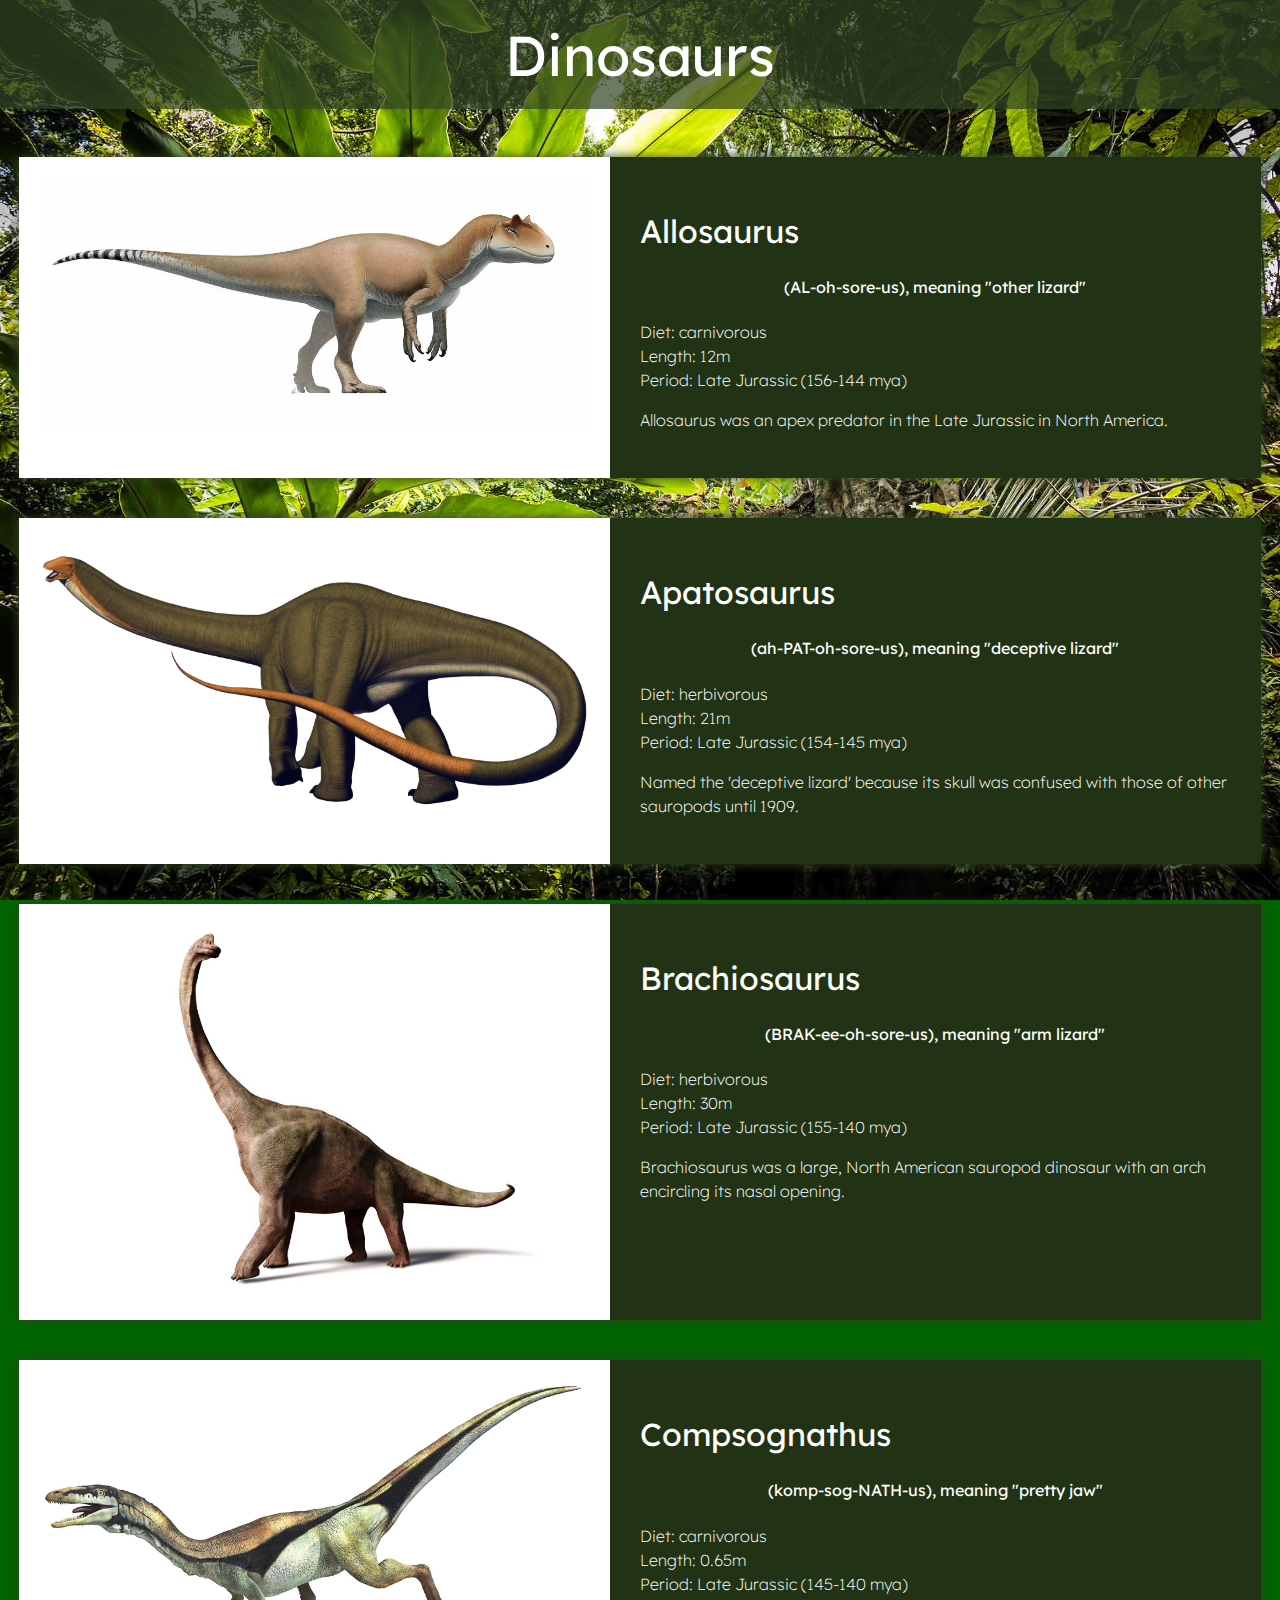
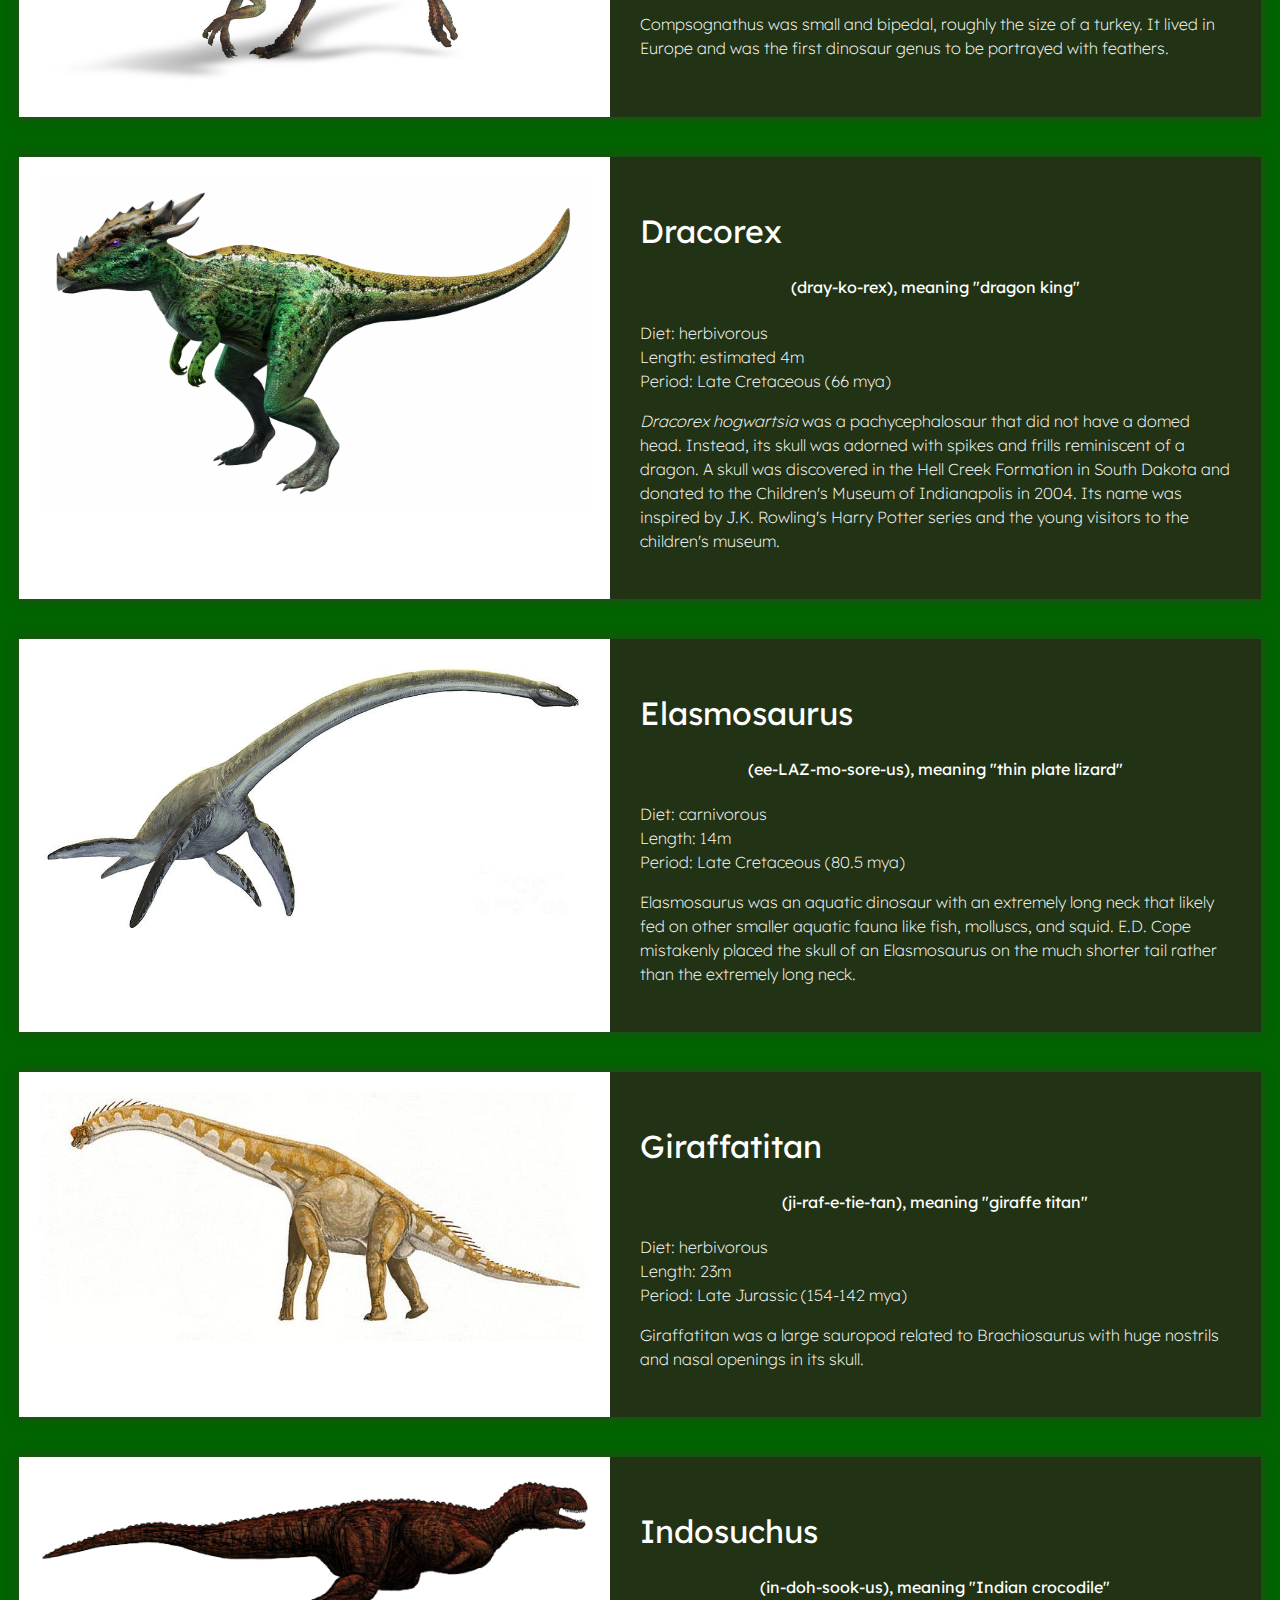
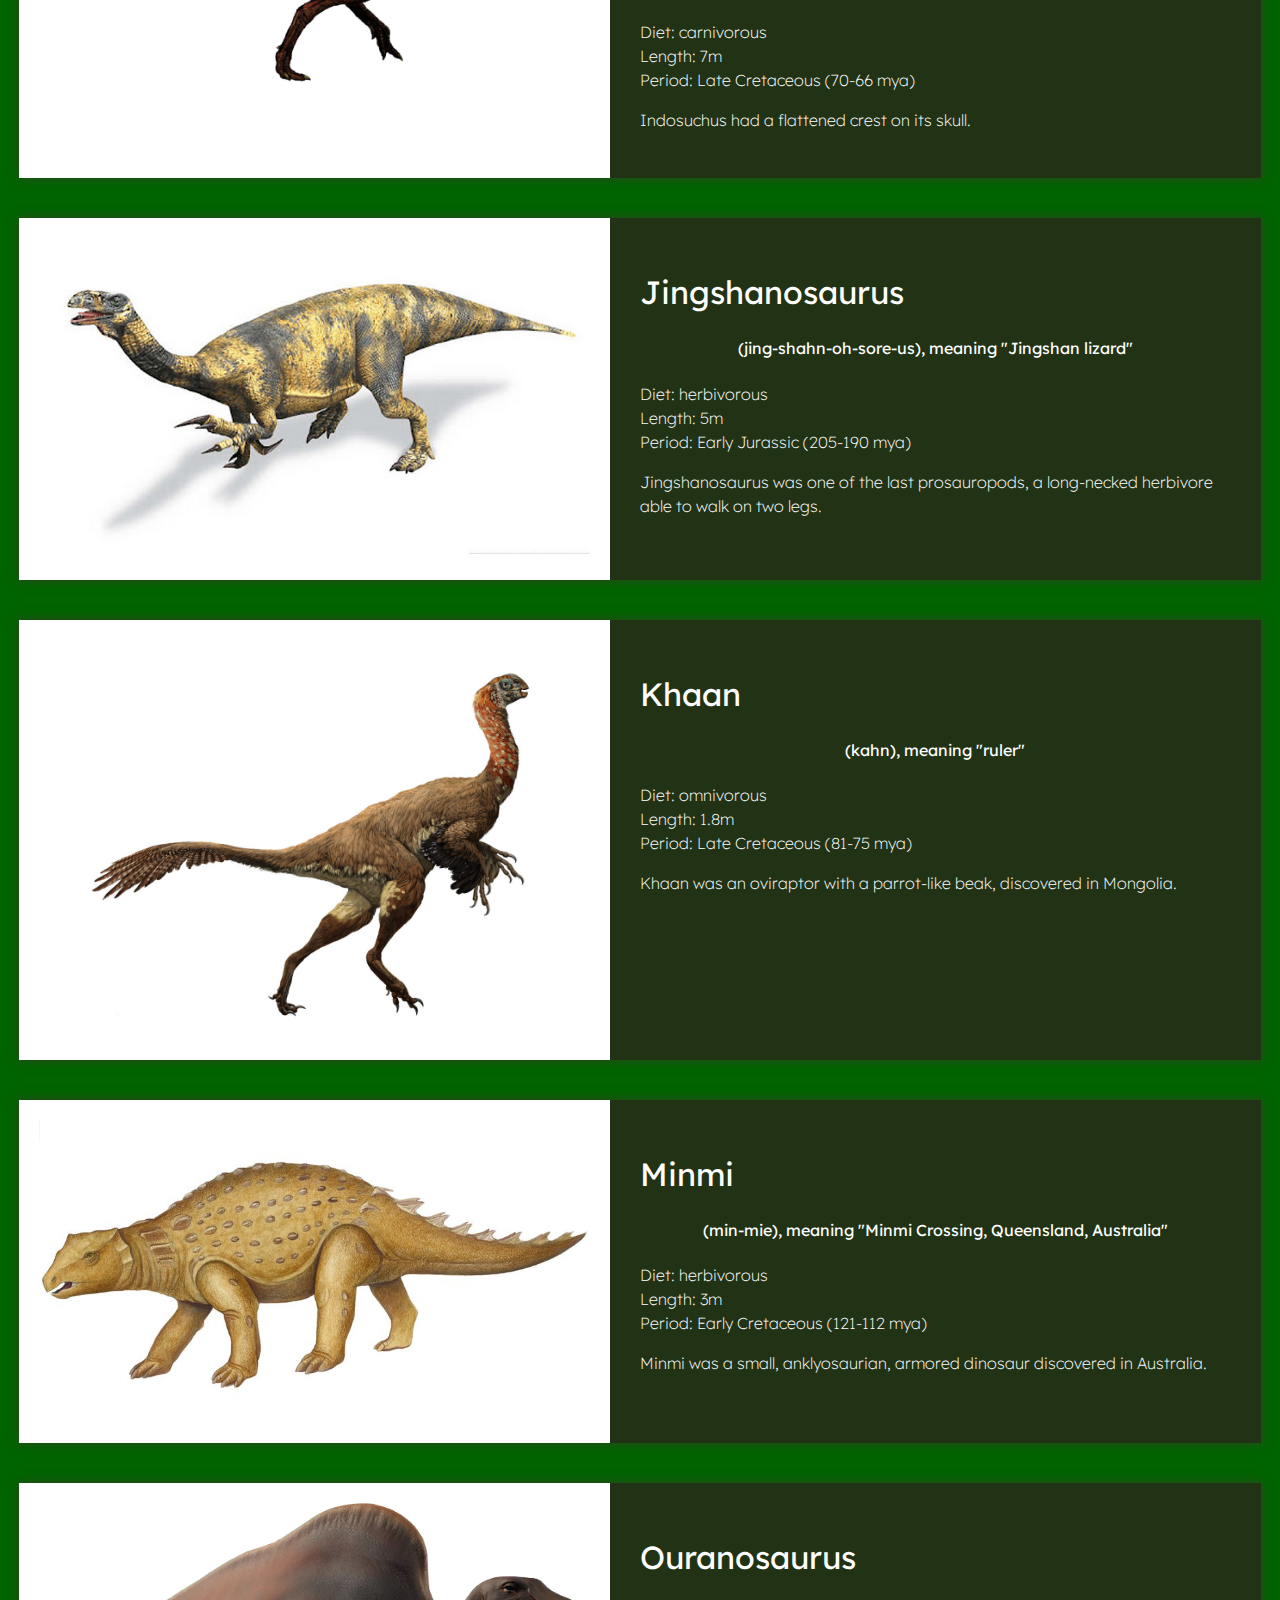
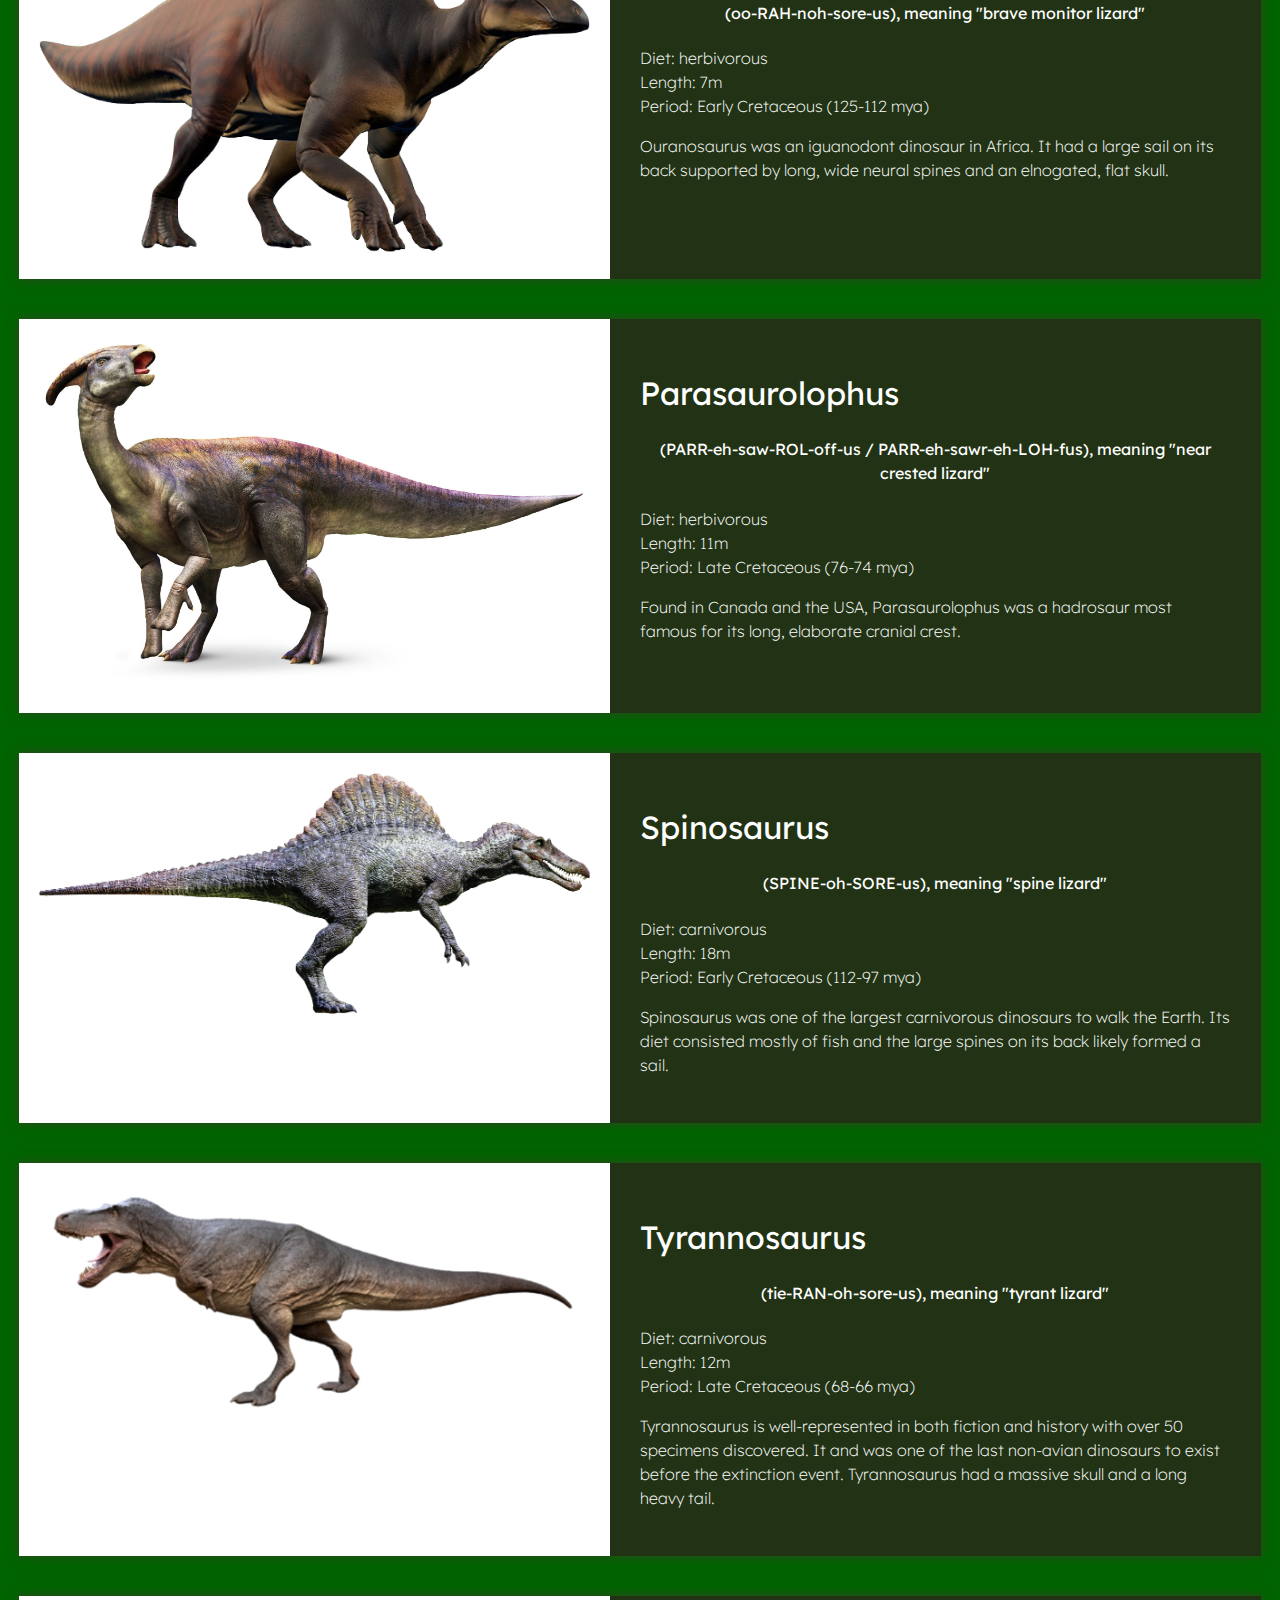
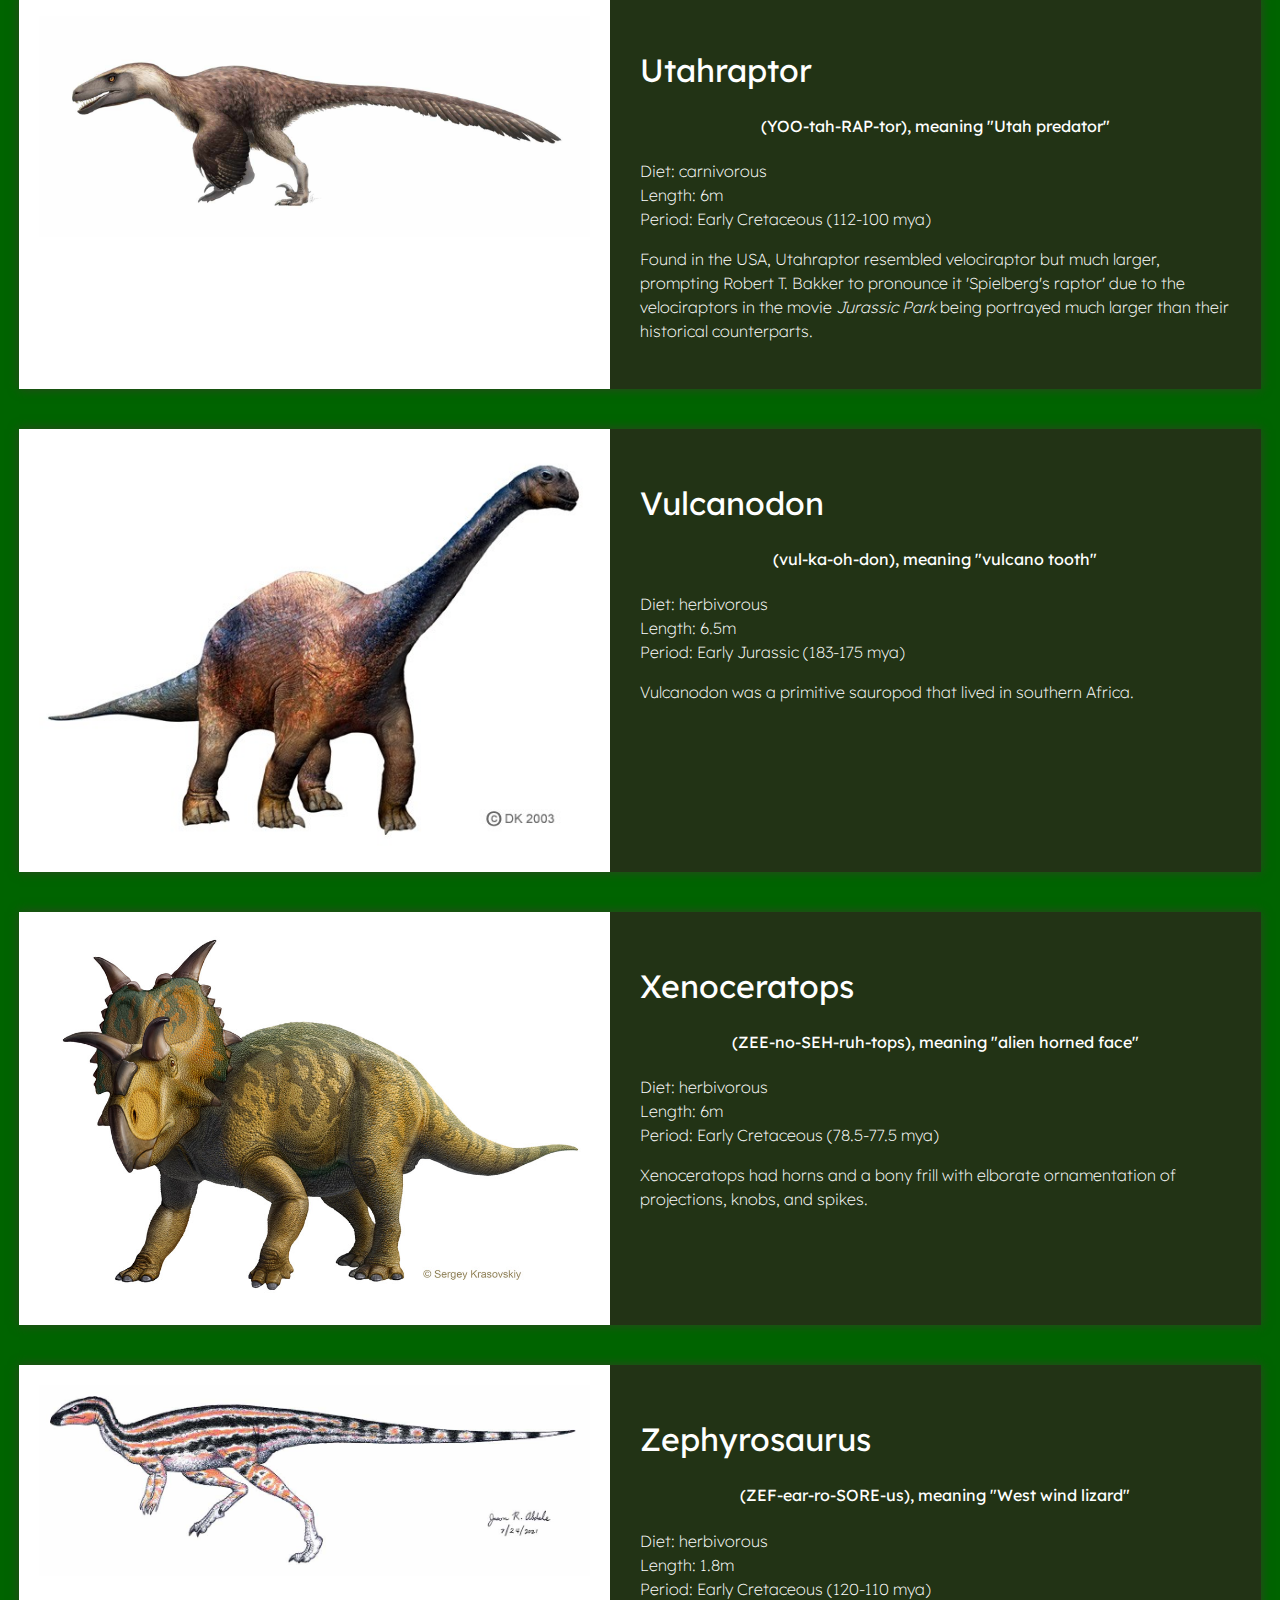
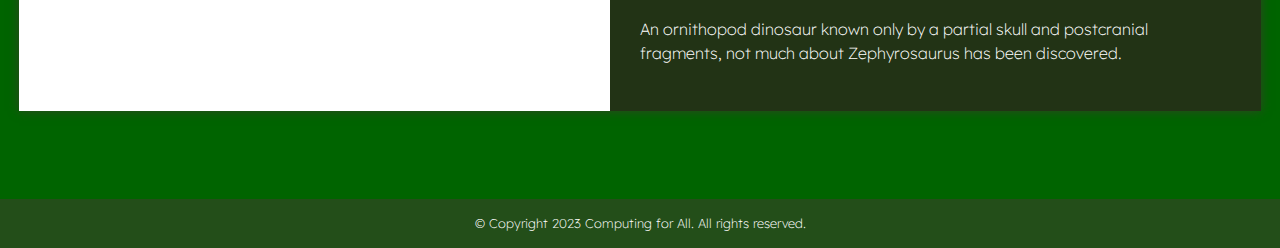
<file: index.html>
<!DOCTYPE html>
<html lang="en">

<head>
    <meta charset="UTF-8">
    <meta http-equiv="X-UA-Compatible" content="IE=edge">
    <meta name="viewport" content="width=device-width, initial-scale=1.0">
    <meta name="author" content="Lynn Schirmer for CFA 2023">
    <title>Dinosaurs</title>
    <link rel="preconnect" href="https://fonts.googleapis.com">
    <link rel="preconnect" href="https://fonts.gstatic.com" crossorigin>
    <link href="https://fonts.googleapis.com/css2?family=Lexend:wght@200;300;400;700&display=swap" rel="stylesheet">
    <link rel="stylesheet" href="style.css" />
    <script src="dinosaurs.js"></script>
</head>

<body>
    <header>
        <h1>Dinosaurs</h1>
        <!--<nav><a id="">All</a></nav>-->
    </header>
    <main>


    </main>
    <footer>
        <p>&copy; Copyright 2023 Computing for All. All rights reserved.</p>
    </footer>

    <script>
        /* Exercise 8
        Examine dinosaurs.js
        It contains an array [] of objects {}. Notice how each object contains hte same keys.
        We are going to show all of the dinosaurs on the web page without having to write HTML for each one.
        
        Assign a variable to the dinosaurs array.
        Select and assign a varible to <main>
        */
        const dinosAll = dinosaurs;
        const container = document.querySelector('main');



        /* Exercise 9
        Use the .forEach() method to loop through each dinosaur object and show it on the page.
        Inside .forEach() create a variable to hold a template literal containing all the HTML necessary to make a div for the dinosaur information and picture. Use the same basic mark-up as you see in my-dinos.html
        Show the image, name, diet, length, period, and info for each dinosaur.
        Remember to use the += operator so the additions are cumulative.
        */

        dinosAll.forEach(function (dinoObjects){
            let dinoHTML = `<div class="dinosaur">
                <div class="dino-image">
                    <img src="images/${dinoObjects.img}">
                    </div>
                <div class="dino-info">
                    <h3>${dinoObjects.name}</h3>
                    <h4>(${dinoObjects.pronunciation}), meaning "${dinoObjects.meaningOfName}"</h4>
                    <p>Diet: ${dinoObjects.diet} <br />
                        Length: ${dinoObjects.length} <br />
                        Period: ${dinoObjects.period} (${dinoObjects.mya} mya)</p>
                        <p>${dinoObjects.info}</p>
                </div>
            </div>`
            container.innerHTML += dinoHTML;
        });








        /*Extra credit
        Create a menu for users to sort the dinosaurs by diet: all, carnivore, herbivore. Use code similar to that which we completed for the Flying Machines, but use the diet key from the dinosaur objects to make the sorting work. */

    </script>
</body>

</html>
</file>
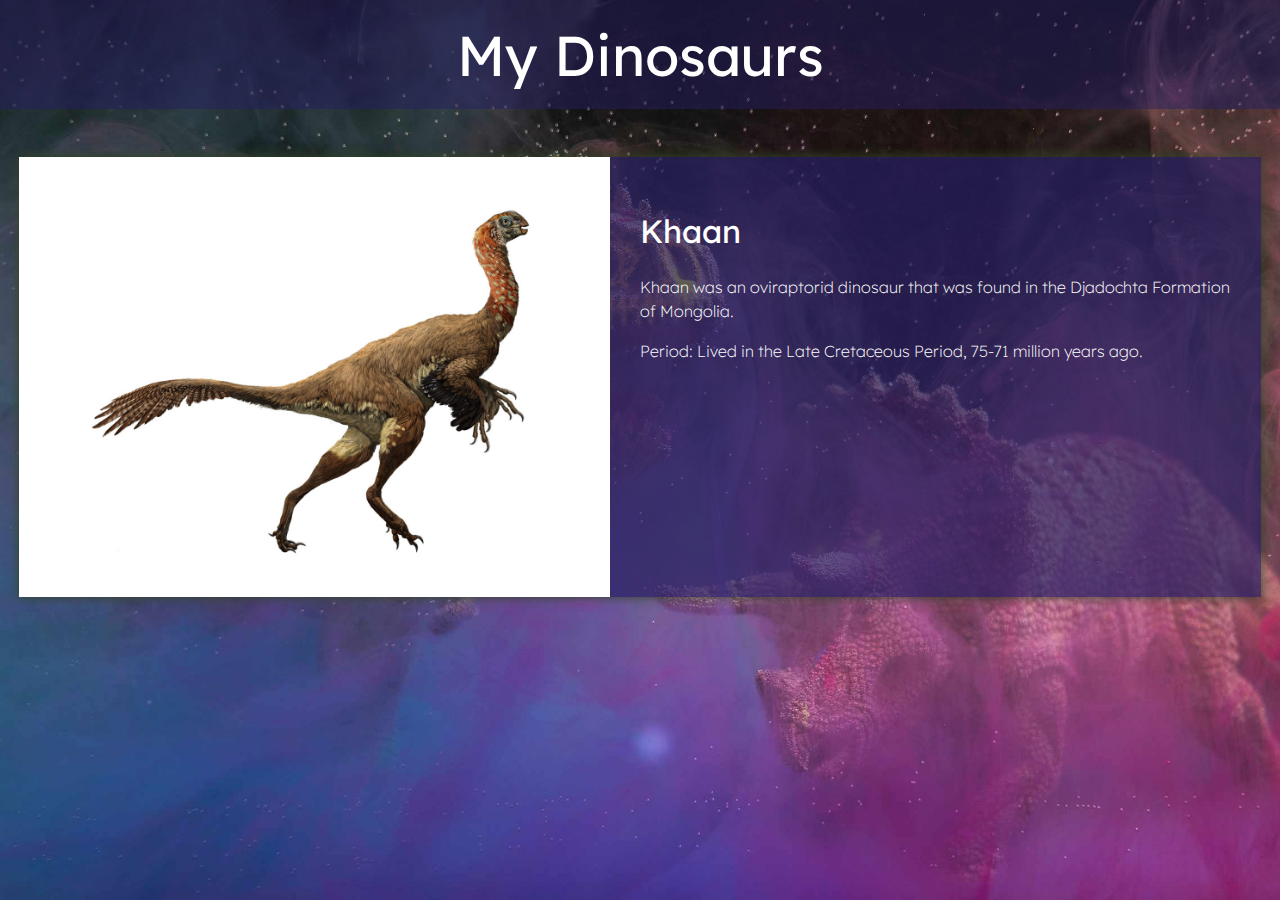
<file: my-dinos.html>
<!DOCTYPE html>
<html lang="en">

<head>
    <meta charset="UTF-8">
    <meta http-equiv="X-UA-Compatible" content="IE=edge">
    <meta name="viewport" content="width=device-width, initial-scale=1.0">
    <meta name="author" content="Lynn Schirmer for CFA 2023">
    <title>My Dinosaurs</title>
    <link rel="preconnect" href="https://fonts.googleapis.com">
    <link rel="preconnect" href="https://fonts.gstatic.com" crossorigin>
    <link href="https://fonts.googleapis.com/css2?family=Lexend:wght@200;300;400;700&display=swap" rel="stylesheet">
    <link rel="stylesheet" href="style.css" />
    <script src="dinosaurs.js"></script>
</head>

<body id="exercises">
    <header>
        <h1>My Dinosaurs</h1>
    </header>
    <main>

        <div class="dinosaur">
            <div class="dino-image">
                <img id="dino-pic">
            </div>
            <div class="dino-info">
                <h3 id="dino-name"></h3>
                <p id="dino-description"></p>
                <p>Period: <span id="dino-period"></span></p>
            </div>
        </div>

    </main>
    <footer>
        <p>&copy; Copyright 2023 Computing for All. All rights reserved.</p>
    </footer>


    <script>

        //Exercise 1 Select the img, h3, and p tags and assign each one a variable

        let dinoImage = document.querySelector('#dino-pic');
        let dinoName = document.querySelector('#dino-name');
        let dinoInfo = document.querySelector('#dino-description');


        /* Exercise 2
        Create an object for a dinosaur, it can be real or imaginary. Look online for a picture and add it to the images folder, or you can use one of the triceratops images. 
        Make 3 key-value pairs: image, name, info.
        Show your object in the console. 
        */

        let myDino = {
            image: 'images/khaan.jpeg',
            name: 'Khaan',
            'info': 'Has the feathers, prowess, and legs!'
        }

        console.log(myDino);

        /* Exercise 3
        Show the object data on the page.
        Use the variables you assigned to the tags in exercise 1.
        You can use the .src property to show the image.  Which DOM element property can we use to set text?
        Practice both dot notation and bracket notation.
        */
        dinoImage.src = myDino.image;
        dinoName.textContent = myDino.name;
        dinoInfo.textContent = myDino['info'];


        /*Exercise 4
        Change the value of one of the keys in your object.
        To update what is shown on the page, run the line of code that inserts the value again.
        */
        myDino.info = "Khaan was an oviraptorid dinosaur that was found in the Djadochta Formation of Mongolia.";
        dinoInfo.textContent = myDino['info'];


        /* Exercise 5
        Add a new key-value pair to your object.
        Pick another fact about your dinosaur, for example, the time period in which it lived, such as Jurassic or Cretaceious.
        Select the dino-period span tag, and insert the value of the new property to show it on the page.
        */
        let dinoPeriod = document.querySelector("#dino-period");
        myDino.period = 'Lived in the Late Cretaceous Period, 75-71 million years ago.';
        dinoPeriod.textContent = myDino.period;



        /*Exercise 6
       Use the Object.keys() method to show an array of keys in the console.
       */
        let array = Object.keys(myDino);
        console.log(array);


        /*Exercise 7
        Use a for loop with the "in" keyword to see all values printed in the console.
        Will this work with dot or bracket syntax?
        */
        for (let name in myDino) {
            console.log(`${name}: ${myDino[name]}`);
        }


    </script>
</body>

</html>
</file>
<file: style.css>
html {
    height: 100%;
}

body {
    min-height: 100vh;
    background-color: darkgreen;
    background-image: url('images/jungle.jpg');
    background-repeat: no-repeat;
    background-attachment: fixed;
    background-size: cover;
    text-align: center;
    color: white;
    font-family: 'Lexend', sans-serif;
    font-weight: 200;
    line-height: 1.5rem;
    margin: 0;
}

#exercises {
    background-image: url('images/dinosaurs-bg.jpg');
}

img {
    max-width: 100%;
}

h1,
h2,
h3,
h4,
h5,
h6 {
    font-weight: 400;
}

h1 {
    font-size: 3.5rem;
}

h3 {
    text-align: left;
    font-size: 2rem;
}

p {
    font-weight: 200;
    text-align: left;
    max-inline-size: 60ch;
}

header {
    padding: 5px 0;
    background: rgba(50, 68, 36, 0.7);
}

#exercises header {
    background-color: rgba(37, 30, 97, 0.5);
}

nav a {
    font-weight: 300;
    margin: 0 10px;
    cursor: pointer;
}

main {
    margin: auto;
    padding: 3rem 0;
    width: 98%;
    max-width: 1600px;
}

.dinosaur {
    display: flex;
    flex-direction: column;
    margin: 0 0.5% 40px 0.5%;
    background-color: #223315;
    box-shadow: 0 0 10px #324424;
}

#exercises .dinosaur {
    background-color: rgba(37, 30, 97, 0.7);
}

.dinosaur img {
    box-sizing: border-box;
    background-color: #fff;
    padding: 20px;
}

.dino-image {
    background-color: white;
}

.dino-info {
    padding: 30px;
}

#exercises footer {
    display: none;
}

footer {
    padding: 1%;
    text-align: center;
    background: rgba(50, 68, 36, 0.7);
}

footer>p {
    font-size: 0.8rem;
    margin: auto;
    text-align: center;
}

@media (min-width: 900px) {
    .dinosaur {
        flex-direction: row;
        flex-wrap: no-wrap;
        justify-content: center;
        align-items: stretch;
    }

    .dino-image,
    .dino-info {
        width: 50%;
    }
}
</file>
